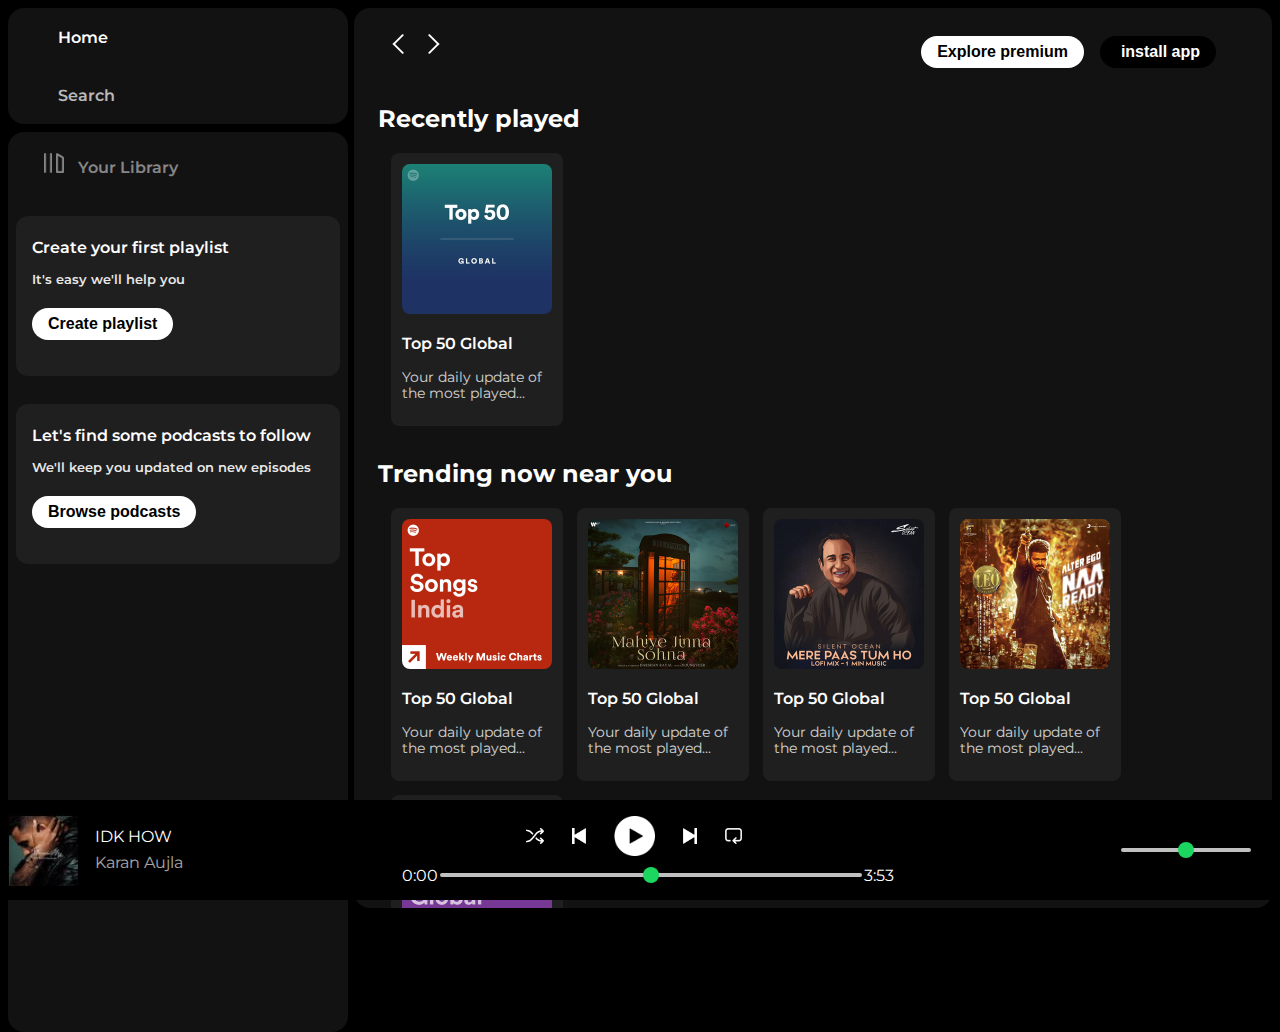
<file: index.html>
<!DOCTYPE html>
<html lang="en">
  <head>
    <meta charset="UTF-8" />
    <meta name="viewport" content="width=device-width, initial-scale=1.0" />
    <title>Spotify - Web Player: Music for everyone</title>
    <link
      rel="stylesheet"
      href="https://cdnjs.cloudflare.com/ajax/libs/font-awesome/6.6.0/css/all.min.css"
      integrity="sha512-Kc323vGBEqzTmouAECnVceyQqyqdsSiqLQISBL29aUW4U/M7pSPA/gEUZQqv1cwx4OnYxTxve5UMg5GT6L4JJg=="
      crossorigin="anonymous"
      referrerpolicy="no-referrer"
    />
    <link rel="icon" href="./Assets/logo.png" />
    <link rel="stylesheet" href="./style.css" />
    <link rel="preconnect" href="https://fonts.googleapis.com" />
    <link rel="preconnect" href="https://fonts.gstatic.com" crossorigin />
    <link
      href="https://fonts.googleapis.com/css2?family=Montserrat:ital,wght@0,100..900;1,100..900&display=swap"
      rel="stylesheet"
    />
    <link
      rel="stylesheet"
      href="https://fonts.googleapis.com/css2?family=Material+Symbols+Outlined:opsz,wght,FILL,GRAD@24,400,0,0"
    />
  </head>
  <body>
    <div class="hp"></div>
    <div class="main">
      <div class="sidebar">
        <div class="nav">
          <div class="nav-option" style="opacity: 1">
            <i class="fa-solid fa-house"></i>
            <a href="#">Home</a>
          </div>
          <div class="nav-option">
            <i class="fa-solid fa-magnifying-glass"></i>
            <a href="#">Search</a>
          </div>
        </div>
        <div class="lib">
          <div class="option">
            <div class="lib-option">
              <img
                src="./Assets/library_icon.png"
              />
              <a href="#">Your Library</a>
            </div>
            <div class="icons">
              <i class="fa-solid fa-plus plus"></i>
              <i class="fa-solid fa-right-long right"></i>
            </div>
          </div>
          <div class="lib-box">
            <div class="box">
              <div class="box-p1">Create your first playlist</div>
              <div class="box-p2">It's easy we'll help you</div>
              <button class="badge">Create playlist</button>
            </div>
            <div class="box">
              <div class="box-p1">Let's find some podcasts to follow</div>
              <div class="box-p2">We'll keep you updated on new episodes</div>
              <button class="badge">Browse podcasts</button>
            </div>
          </div>
        </div>
      </div>
      <div class="main-cntnt">
        <div class="stky-nav">
          <div class="sticky-icons">
            <img
              src="./Assets/backward_icon (1).png"
            />
            <img
              src="./Assets/forward_icon.png"
              class="hide"
            />
          </div>
          <div class="sticky-opt">
            <button class="badge hide">Explore premium</button>
            <button class="badge install">
              <i class="fa-regular fa-circle-down" style="margin-right: 5px"></i
              >install app
            </button>
            <i class="fa-regular fa-user"></i>
          </div>
        </div>
        <div class="crds">
          <h2>Recently played</h2>
          <div class="crds-cntnr">
            <div class="crd">
              <img
                src="./Assets/card1img.jpeg"
                class="crd-img"
              />
              <p class="crd-title">Top 50 Global</p>
              <p class="crd-info">Your daily update of the most played...</p>
            </div>
          </div>
          <h2>Trending now near you</h2>
          <div class="crds-cntnr">
            <div class="crd">
              <img
                src="./Assets/card6img.jpeg"
                class="crd-img"
              />
              <p class="crd-title">Top 50 Global</p>
              <p class="crd-info">Your daily update of the most played...</p>
            </div>
            <div class="crd">
              <img
                src="./Assets/card2img.jpeg"
                class="crd-img"
              />
              <p class="crd-title">Top 50 Global</p>
              <p class="crd-info">Your daily update of the most played...</p>
            </div>
            <div class="crd">
              <img
                src="./Assets/card3img.jpeg"
                class="crd-img"
              />
              <p class="crd-title">Top 50 Global</p>
              <p class="crd-info">Your daily update of the most played...</p>
            </div>
            <div class="crd">
              <img
                src="./Assets/card4img.jpeg"
                class="crd-img"
              />
              <p class="crd-title">Top 50 Global</p>
              <p class="crd-info">Your daily update of the most played...</p>
            </div>
            <div class="crd">
              <img
                src="./Assets/card5img.jpeg"
                class="crd-img"
              />
              <p class="crd-title">Top 50 Global</p>
              <p class="crd-info">Your daily update of the most played...</p>
            </div>
          </div>
          <h2>Featured Charts</h2>
          <div class="crds-cntnr">
            <div class="crd">
              <img
                src="./Assets/card6img.jpeg"
                class="crd-img"
              />
              <p class="crd-title">Top 50 Global</p>
              <p class="crd-info">Your daily update of the most played...</p>
            </div>
            <div class="crd">
              <img
                src="./Assets/card1img.jpeg"
                class="crd-img"
              />
              <p class="crd-title">Top 50 Global</p>
              <p class="crd-info">Your daily update of the most played...</p>
            </div>
            <div class="crd">
              <img
                src="./Assets/card3img.jpeg"
                class="crd-img"
              />
              <p class="crd-title">Top 50 Global</p>
              <p class="crd-info">Your daily update of the most played...</p>
            </div>
          </div>
          <div class="footer">
            <div class="line"></div>
          </div>
        </div>
      </div>
      <div class="musicbar">
        <div class="album">
          <img src="./Assets/song-logo.JPG" />
          <div class="info">
            <p class="p1">IDK HOW</p>
            <p class="p2" style="opacity: 0.65">Karan Aujla</p>
          </div>
          <i class="fa-solid fa-circle-plus"></i>
        </div>
        <div class="player">
          <div class="play-controls">
            <img
              src="./Assets/player_icon1.png"
            />
            <img
              src="./Assets/player_icon2.png"
            />
            <img
              src="./Assets/player_icon3.png"
              style="opacity: 1; height: 2.5rem"
            />
            <img src="./Assets/player_icon4.png">
            <img src="./Assets/player_icon5.png">
        </div>
          <div class="playback-bar">
            <span class="cur-time">0:00</span>
            <input type="range" class="prog-bar"/>
            <span class="tot-time">3:53</span>
          </div>
        </div>
        <div class="controls">
          <i class="fa-solid fa-display"></i>
          <i class="fa-solid fa-microphone"></i>
          <i class="fa-solid fa-bars"></i>
          <i class="fa-solid fa-headphones"></i>
          <i class="fa-solid fa-volume-low"></i>
          <div class="playback-bar">
            <!-- <span class="cur-time">0:00</span> -->
            <input type="range" class="prog-bar vol-level" />
            <!-- <span class="tot-time">3:53</span> -->
          </div>
          <i class="fa-solid fa-up-right-and-down-left-from-center"></i>
        </div>
      </div>
    </div>
  </body>
</html>
</file>
<file: style.css>
body{
    font-family: "Montserrat", sans-serif;
    margin: 0;
    background-color: black;
    color: white;
    overflow: hidden;
    z-index: 9;
}   
a{
    color: white;
}

.main {
    display: flex;
    height: 100vh;
    padding: 0.5rem;  /*Creates breathing space in leftmost*/
}
.sidebar{
    background-color: rgb(0, 0, 0);
    width: 340px;
    border-radius: 1rem /*16px*/;
    font-weight: 600;
    margin-right: 0.35rem;
}
.main-cntnt{
    background-color: #121212;
    flex: 1;
    border-radius: 1rem /*16px*/;
    overflow: auto;
    padding: 0 1.5rem 0 1.5rem;

}
.musicbar{
    background-color: rgb(0, 0, 0);
    position: fixed;
    bottom: 0;
    width: 100%;
    height: 100px;
}
.nav-option a{
    text-decoration: none;
    /* background-color: #121212; */
    font-size: 1rem;
}
.nav {
    border-radius: 1rem;
    display: flex;
    flex-direction: column;
    background-color: #121212 !important; 
    justify-content: center;
    height: 100px;
    padding:0.5rem 0.75rem;
    
}
.nav-option{
    /* background-color: #121212; */
    line-height: 40px;
    opacity: 0.7;
    padding: 0.5rem 0.75rem;
}
.nav-option:hover{
    opacity: 1;
}
.nav-option i{
    /* background-color: #121212; */
    font-size: 1.25rem;
    margin-left: 1rem;
    margin-right: 0.6rem;
}
.lib-option a {
    text-decoration: none;
    /* background-color: #121212; */

}
.lib {
    background-color:#121212;
    border-radius: 1rem;
    /* z-index: 1; */
    height: 100%;
    margin-top: 0.5rem;
    
}
.option{
    display: flex;
    /* background-color:#121212; */
    border-radius: 1.6rem;
    justify-content: space-between;
    align-items: center;
    padding: 0.5rem 0.5rem ;    

}
.lib-option img{
    height: 1.25rem;
    width: 1.25rem;
    margin-left: 1rem;
    margin-right: 0.6rem;
    
}
.lib .option{
    background-color: #121212;
    opacity: 0.7;
    
}
.icons{
    font-size: 1.25rem;
    opacity: 0.7;
    margin-right: 1rem;
    display: flex;
}
.icons i{
    opacity: 0.7;
    margin-right: 1rem;
    color: rgb(255, 255, 255);

}

.icons i:hover{
    opacity: 1;
}

.lib-option{
    line-height: 40px;
    opacity: 0.7;
    padding: 0.5rem 0.75rem;
}
.lib-option:hover{
    opacity: 1;
    transition-duration: 0.3s;
}
.box{
    background-color: #1F1F1F;
    border-radius: 0.75rem;
    margin: 0.75rem 0.5rem 1.75rem 0.5rem ;
    padding: 1rem 1rem;
    height: 8rem;
    line-height: 2rem;
}
.box-p1{
    font-size: 1rem;
    font-weight: 600;
}
.box-p2{
    font-size:0.8rem;
    opacity: 0.9;
}
.badge{
    background-color: white;
    border: none;
    border-radius: 6rem;
    padding: 0.25rem 1rem;
    font-weight: 700;
    font-size: 1rem;
    margin-top: 0.75rem;
    height: 2rem;
    width: fit-content;

}
.stky-nav{
    position: sticky;
    top: 0;
    background-color: #121212;
    justify-content: space-between;
    display: flex;
    align-items: center;
    padding: 1rem 0 1rem 0;
    z-index: 1;


}
.sticky-icons img{
    margin-left:0.5rem;
    width: 1.5rem;
}
.sticky-opt{
    display: flex;
    justify-content: center;
    align-items: center;
    /* margin-right: 2rem; */
}
.sticky-opt button,i{
    margin-right: 1rem;
}
.install{
    background-color: black;
    color: white;
}
@media(max-width:1000px){
    .hide{
        display:none;
    }
}
.crd{
    background-color: #1F1F1F;
    width: 9.37rem;
    border-radius: 0.5rem;
    padding: 0.7rem;
    margin-left: 0.85rem;
    margin-bottom: 0.85rem;
}
.crds-cntnr{
    display: flex;
    flex-wrap: wrap;
}
.crd-img{
    width: 100%;
    border-radius: 0.5rem;

}
.crd-title{
    font-weight: 600;
}
.crd-info{
    font-size: 0.85rem;
    opacity: 0.8;
}
.footer{
    height: 250px;
    align-items: center;
    justify-content: center;
    display: flex;
}
.line{
    width: 100%;
    height: 60%;
    border-top: 1px solid white;
    opacity: 0.1;
   
}
.musicbar{
    display: flex;
    justify-content: space-between;
    align-items: center;
}
.album{
    width: 25%;
    /* background-color: rgb(231, 168, 87); */
}
.player{
    width:50% ;
    /* background-color: rgb(131, 167, 234);/ */

}
.controls{
    width: 25%;
    /* background-color: rgb(160, 249, 172); */
    display: flex;
    justify-content: space-around;
    
}
.controls img{
    color: white;
    width: 10px;
    

}
.controls i{
    color: white;
    /* margin: 100px; */
    font-size: 22px;
    /* opacity: 0.65; */
    font-weight: 600;
}
.controls i:hover{
    opacity: 1;
    transition-duration: 0.3s;
}
.play-controls img{
    height: 1rem;
    margin-right: 1.75rem;
}
.play-controls{
    display: flex;
    justify-content: center;
    align-items: center; 
    margin-bottom: 10px;
}
.playback-bar{
    display: flex;
    align-items: center;
    justify-content: center;
}
.prog-bar{
    width: 66%;
    appearance: none;
    background-color: transparent;
    cursor: pointer;
    
}
.prog-bar::-webkit-slider-runnable-track {
    background-color: rgba(255, 255, 255, 0.752);
    border-radius: 6rem;
    height: 0.2rem;
}
.prog-bar::-webkit-slider-thumb{
    appearance: none;
    height: 1rem;
    width: 1rem;
    background-color: #1bd760;
    border-radius: 50%;
    /* margin-bottom: 2rem;           This didnt work so we will neg-ve from top */
    margin-top: -6px;
    
}
.album{
    display: flex;
    line-height: 10px;
    align-items: center;
}
.album img{
    margin-right: 17px;
}
.fa-circle-plus{
    height: 15px;
    margin-left: 13px;
    font-size: 20px;
    opacity: 0.65;
}
.fa-circle-plus:hover{
    opacity: 1;
    transition-duration: 0.3s;
}
.mic{
    color: white;
    
}
.vol-level{
    width: 130px;
    opacity: 1;
    
}
</file>
